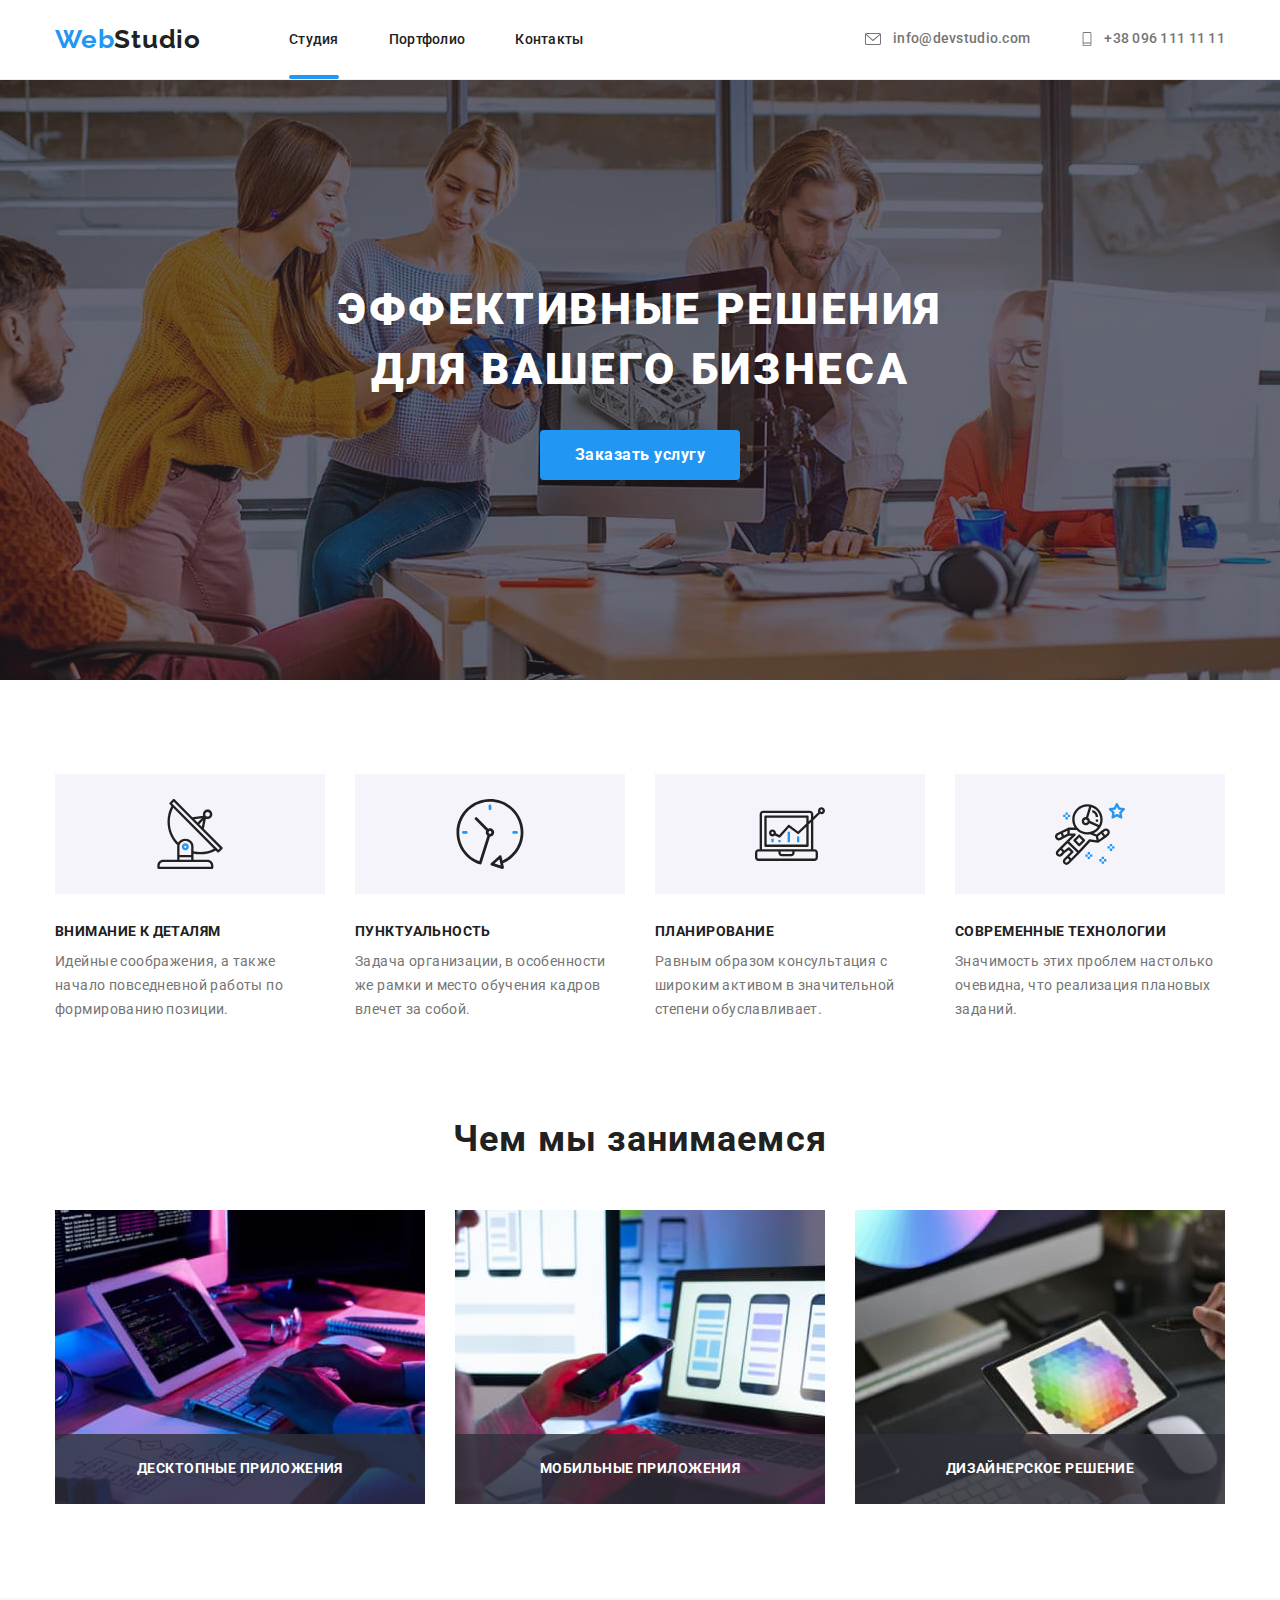
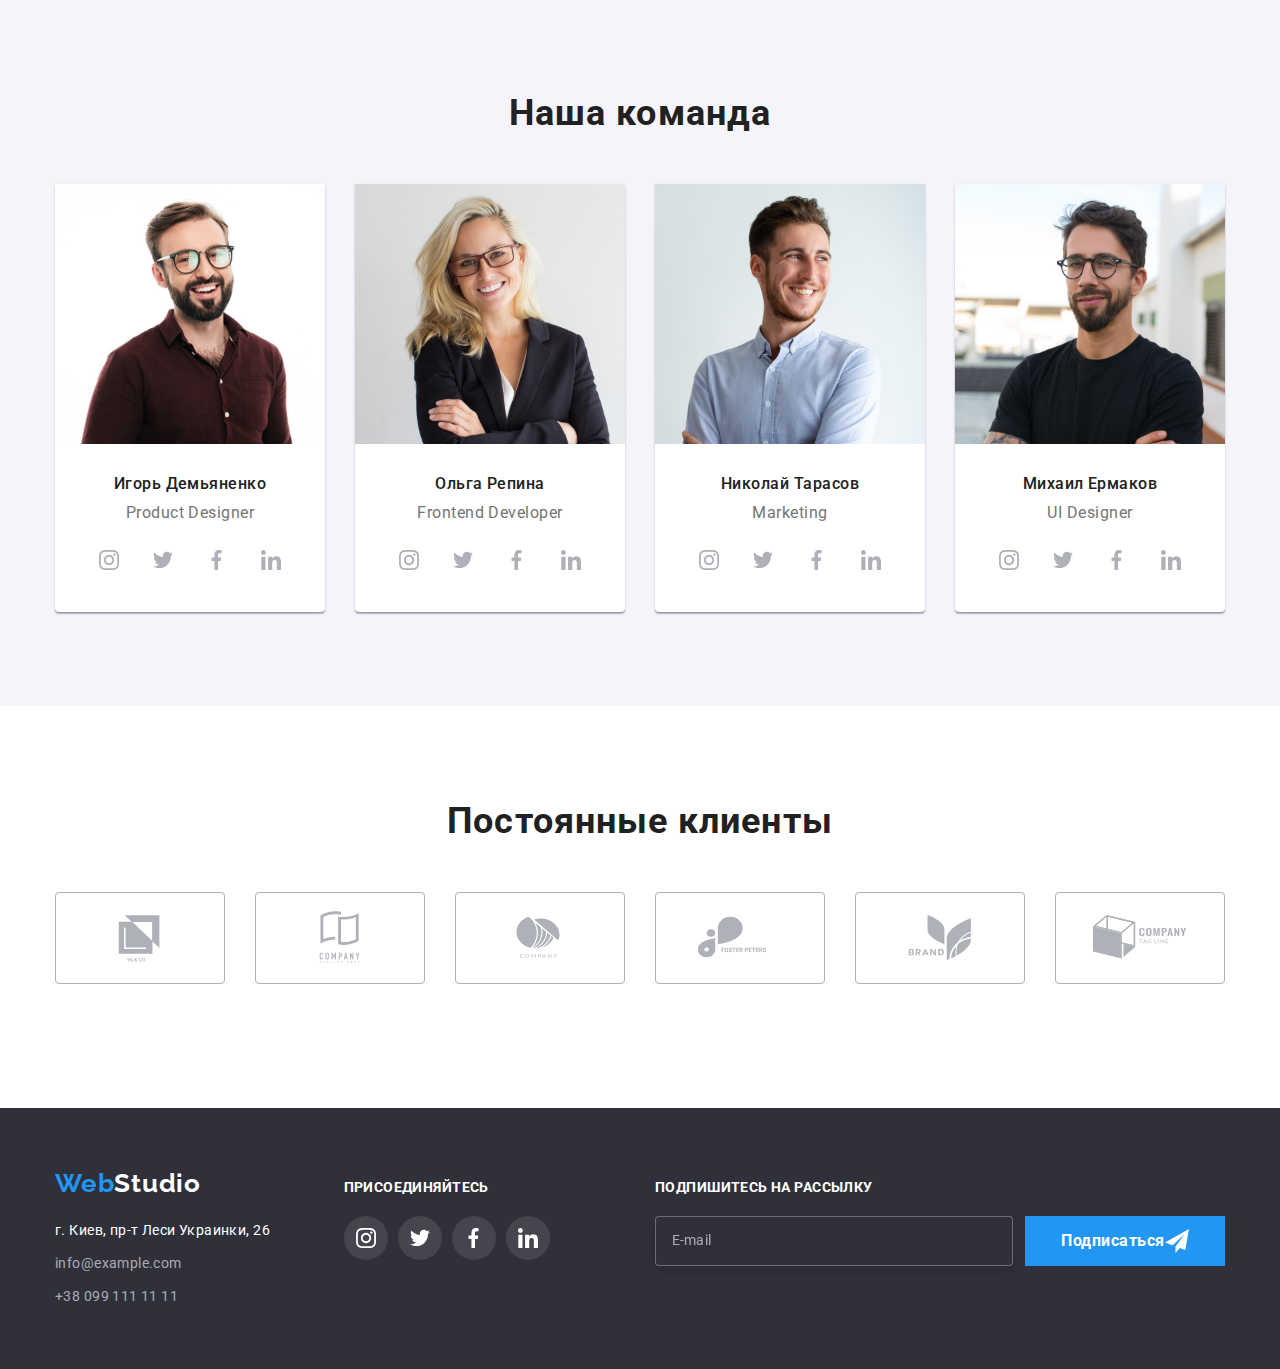
<file: index.html>
<!DOCTYPE html>
<html lang="ru">
<head>
    <meta charset="UTF-8">
    <meta name="viewport" content="width=device-width, initial-scale=1.0">
    <title>Студия</title>
    <link rel="preconnect" href="https://fonts.googleapis.com" />
    <link rel="preconnect" href="https://fonts.gstatic.com" crossorigin />
    <link href="https://fonts.googleapis.com/css2?family=Roboto:wght@400;500;700;900&family=Raleway:wght@700&display=swap"
        rel="stylesheet" />
    <link rel="stylesheet" href="modern-normalize.css" crossorigin="anonymous" referrerpolicy="no-referrer" />
    <!-- <link rel="stylesheet" href="css/styles.css"/> -->
   <link rel="stylesheet" href="./css/main.min.css">
</head>
<body>
    <header class="header">
        <div class="container header__container">
        <a href="" class="header__logo link logo-span--color-dark"><span class="web">Web</span>Studio</a>
            <nav class="header__navigation">
                <ul class="header-list list">
                    <li class="header-list__item">
                        <a href="index.html" class="header-list__link link current">Студия</a>
                    </li>
                    <li class="header-list__item">
                        <a href="portfolio.html" class="header-list__link link">Портфолио</a>
                    </li>
                    <li class="header-list__item">
                        <a href="" class="header-list__link link">Контакты</a>
                    </li>
                </ul>
            </nav> 
            <div class="header__connect">
        <a href="mailto:info@devstudio.com" class="header__contacts link">
            <svg class="header__social-icon" width="20px" height="16px">
                <use href="./images/icons.svg#icon-mail"></use>

            </svg>
            info@devstudio.com</a>
   
        <a href="tel:+38 096 111 11 11" class="header__contacts link">
            <svg class="header__social-icon" 
            width="14px" 
            height="20px">
                <use href="./images/icons.svg#icon-phone"></use>
            </svg>
            +38 096 111 11 11</a>
    </div>
    <div class="open-menu">
        <button type="button" class="open-menu-btn">
        <svg class="open-menu-btn__icon" width="24px" height="16px">
            <use href="./images/icons.svg#icon-menu"></use>
        </svg>
    </button>
    </div>
    </div>
    <div class="mob-menu is-hidden">
        <div class="container">
            <div class="mob-menu-top">
        <button type="button" class="mob-menu__btn" data-modal-close><svg class="mob-menu__btn__icon" width="40px"
                height="40px">
                <use href="./images/icons.svg#icon-close-black">
                </use>
            </svg>
        </button>
        <ul class="mob-menu-list list">
            <li class="mob-menu-list__item">
                <a href="index.html" class="mob-menu-list__link link ">Студия</a>
            </li>
            <li class="mob-menu-list__item">
                <a href="portfolio.html" class="mob-menu-list__link link">Портфолио</a>
            </li>
            <li class="mob-menu-list__item">
                <a href="" class="mob-menu-list__link link">Контакты</a>
            </li>
        </ul>
        </div>
        <div class="mob-menu-bottom">
        <div class="mob-menu__connect">
             <a href="tel:+38 096 111 11 11" class="mob-menu__contacts link">
                +38 096 111 11 11</a>
                <a href="mailto:info@devstudio.com" class="mob-menu__contacts-mail link">
                info@devstudio.com</a>
        
           
        </div>
        <div class="mob-social">
        <ul class="mob-menu-social-list list">
            <li class="mob-menu-social__item">
                <a class="mob-menu-social__link link" >Instagram</a>
                <div class="line"></div>
                <!-- <svg class="mob-menu-social__icon" width="1px" height="16px">
                    <use href="./images/icons.svg#icon-Line"></use>
                </svg> -->
            </li>
            <li class="mob-menu-social__item">
                <a class="mob-menu-social__link link">Twitter</a>
            </li>
            <li class="mob-menu-social__item">
                <a class="mob-menu-social__link link">Facebook</a>
            </li>
            <li class="mob-menu-social__item">
                <a class="mob-menu-social__link link">LinkedIn</a>
            </li>
        </ul>
    </div>
    </div>
        </div>
    </div>
    </header>    
        <section class="main-title">
            <div class="container main-title__section">
            <h1>Эффективные решения для вашего бизнеса</h1>
            <button type="button" class="main-title__btn" data-modal-open>Заказать услугу</button>
        </div>
        </section>
    <main>
        <section class="points">
            <div class="container points__section symbols">
                <ul class="symbols-list list">
                    <li class="symbols-list__item">
                        
                        <a class="symbols-list__link link">
                            <svg class="symbols-list__icon" 
                            width="65,32"
                            height="70">
                        <use href="./images/icons.svg#icon-antenna"></use>
                    </svg>
                        </a>
                        <div class="symbols__under">
                            <h3 class="points-list__title">Внимание к деталям</h3>
                            <p class="points-list__pre-title">Идейные соображения, а также начало повседневной работы по формированию позиции.</p>
                        </div>
                    </li>
                    <li class="symbols-list__item">
                        <a class="symbols-list__link link">
                            <svg class="symbols-list__icon" width="66,96" height="70">
                                <use href="./images/icons.svg#icon-clock"></use>
                            </svg>
                        </a>
                        <div class="symbols__under">
                            <h3 class="points-list__title">Пунктуальность</h3>
                            <p class="points-list__pre-title">Задача организации, в особенности же рамки и место обучения кадров влечет за собой.
                        </p>
                        </div>
                    </li>
                    <li class="symbols-list__item">
                        <a class="symbols-list__link link">
                            <svg class="symbols-list__icon" width="70" height="70">
                                <use href="./images/icons.svg#icon-diagram"></use>
                            </svg>
                        </a>
                        <div class="symbols__under">
                            <h3 class="points-list__title">Планирование</h3>
                            <p class="points-list__pre-title">Равным образом консультация с широким активом в значительной степени обуславливает.
                            </p>
                        </div>
                    </li>
                    <li class="symbols-list__item">
                        <a class="symbols-list__link link">
                            <svg class="symbols-list__icon" width="70" height="70">
                                <use href="./images/icons.svg#icon-astronaut"></use>
                            </svg>
                        </a>
                        <div class="symbols__under">
                            <h3 class="points-list__title">Современные технологии</h3>
                            <p class="points-list__pre-title">Значимость этих проблем настолько очевидна, что реализация плановых заданий.</p>
                        </div>
                    </li>
                </ul>
            <!-- <ul class="points-list list">
                <li class="points-list__item">
                    <h3 class="points-list__title">Внимание к деталям</h3>
                    <p class="points-list__pre-title">Идейные соображения, а также начало повседневной работы по формированию позиции.</p>
                </li>
                <li class="points-list__item">
                    <h3 class="points-list__title">Пунктуальность</h3>
                    <p class="points-list__pre-title">Задача организации, в особенности же рамки и место обучения кадров влечет за собой.</p>
                </li>
                <li class="points-list__item">
                    <h3 class="points-list__title">Планирование</h3>
                    <p class="points-list__pre-title">Равным образом консультация с широким активом в значительной степени обуславливает.</p>
                </li>
                <li class="points-list__item">
                    <h3 class="points-list__title">Современные технологии</h3>
                    <p class="points-list__pre-title">Значимость этих проблем настолько очевидна, что реализация плановых заданий.</p>
                </li>
            </ul> -->
            </div>
        </section>
        <section class="products">
            <div class="container products__section">
            <h2 class="h2">Чем мы занимаемся</h2>
            <ul class="products-list list">
                <li class="products-list__item">
                    <img
                    class="products__img"
                    srcset="./images/img-1.jpg 1x, 
                    ./images/img-1-2x.jpg 2x"
                    src="./images/img-1.jpg" 
                    alt="рабочий процес"
                    width="370"  
                    height="294"
                    />
                    <p class="products-list__bottom">Десктопные приложения</p>
                    </li>
                <li class="products-list__item">
                    <img 
                    class="products__img"
                    srcset="./images/img-2.jpg 1x, 
                    ./images/img-2-2x.jpg 2x"
                    src="./images/img-2.jpg" 
                    alt="рабочий процес"
                    width="370" 
                    height="294"
                    />
                    <p class="products-list__bottom">Мобильные приложения</p>
                </li>
                <li class="products-list__item">
                    <img 
                    class="products__img"
                    srcset="./images/img-3.jpg 1x, 
                    ./images/img-3-2x.jpg 2x"
                    src="./images/img-3.jpg" 
                    alt="рабочий процес"
                    width="370" 
                    height="294"
                    />
                    <p class="products-list__bottom">Дизайнерское решение</p>
                </li>
            </ul>
            </div>
        </section>
        <section class="team">
        <div class="container team__section">
        <h2 class="h2">Наша команда</h2>
        <ul class="team-list list">
            <li class="team-list__item">
                <img 
                class="team__img"
                src="./images/img-4.jpg" 
                alt="работник"
                width="270"
                height="260"
                />
                <div class="team-item__under">
                <h3 class="team-list__title">Игорь Демьяненко</h3>
                <p lang="en" class="team-list__text">Product Designer</p>
                <ul class="social-list list">
                    <li class="social-list__item ">
                        <a href="" class="social-list__link link">
                            <svg class="social-list__icon" 
                                 width="20" 
                                 height="20">
                                <use href="./images/icons.svg#icon-instagram"></use>
                            </svg>
                        </a>
                    </li>
                    <li class="social-list__item ">
                        <a href="" class="social-list__link link">
                            <svg class="social-list__icon" 
                                 width="20" 
                                 height="20">
                                <use href="./images/icons.svg#icon-twiter"></use>
                            </svg>
                        </a>
                    </li>
                    <li class="social-list__item ">
                        <a href="" class="social-list__link link">
                            <svg class="social-list__icon"  
                                 width="20" 
                                 height="20">
                                <use href="./images/icons.svg#icon-facebook"></use>
                            </svg>
                        </a>
                    </li>
                    <li class="social-list__item">
                        <a href="" class="social-list__link link">
                            <svg class="social-list__icon" 
                                 width="20" 
                                 height="20">
                                <use href="./images/icons.svg#icon-linkedin"></use>
                            </svg>
                        </a>
                    </li>
                </ul>
                </div>
            </li>
            <li class="team-list__item">
                <img 
                class="team__img"
                src="./images/img-5.jpg" 
                alt="работник"
                width="270" 
                height="260"
                />
                <div class="team-item__under">
                <h3 class="team-list__title">Ольга Репина</h3>
                <p lang="en" class="team-list__text">Frontend Developer</p>
                <ul class="social-list list">
                    <li class="social-list__item ">
                        <a href="" class="social-list__link link">
                            <svg class="social-list__icon" width="20" height="20">
                                <use href="./images/icons.svg#icon-instagram"></use>
                            </svg>
                        </a>
                    </li>
                    <li class="social-list__item ">
                        <a href="" class="social-list__link link">
                            <svg class="social-list__icon" width="20" height="20">
                                <use href="./images/icons.svg#icon-twiter"></use>
                            </svg>
                        </a>
                    </li>
                    <li class="social-list__item ">
                        <a href="" class="social-list__link link">
                            <svg class="social-list__icon" width="20" height="20">
                                <use href="./images/icons.svg#icon-facebook"></use>
                            </svg>
                        </a>
                    </li>
                    <li class="social-list__item">
                        <a href="" class="social-list__link link">
                            <svg class="social-list__icon" width="20" height="20">
                                <use href="./images/icons.svg#icon-linkedin"></use>
                            </svg>
                        </a>
                    </li>
                </ul>
                </div>
            </li>
            <li class="team-list__item">
                <img 
                class="team__img"
                src="./images/img-6.jpg" 
                alt="работник"
                width="270" 
                height="260"
                />
                <div class="team-item__under">
                <h3 class="team-list__title">Николай Тарасов</h3>
                <p lang="en" class="team-list__text">Marketing</p>
                <ul class="social-list list">
                    <li class="social-list__item ">
                        <a href="" class="social-list__link link">
                            <svg class="social-list__icon" width="20" height="20">
                                <use href="./images/icons.svg#icon-instagram"></use>
                            </svg>
                        </a>
                    </li>
                    <li class="social-list__item ">
                        <a href="" class="social-list__link link">
                            <svg class="social-list__icon" width="20" height="20">
                                <use href="./images/icons.svg#icon-twiter"></use>
                            </svg>
                        </a>
                    </li>
                    <li class="social-list__item ">
                        <a href="" class="social-list__link link">
                            <svg class="social-list__icon" width="20" height="20">
                                <use href="./images/icons.svg#icon-facebook"></use>
                            </svg>
                        </a>
                    </li>
                    <li class="social-list__item">
                        <a href="" class="social-list__link link">
                            <svg class="social-list__icon" width="20" height="20">
                                <use href="./images/icons.svg#icon-linkedin"></use>
                            </svg>
                        </a>
                    </li>
                </ul>
                </div>
            </li>
            <li class="team-list__item">
                <img 
                class="team__img"
                src="./images/img-7.jpg" 
                alt="работник"
                width="270" 
                height="260"
                />
                <div class="team-item__under">
                <h3 class="team-list__title">Михаил Ермаков</h3>
                <p lang="en" class="team-list__text">UI Designer</p>
                <ul class="social-list list">
                    <li class="social-list__item ">
                        <a href="" class="social-list__link link">
                            <svg class="social-list__icon" width="20" height="20">
                                <use href="./images/icons.svg#icon-instagram"></use>
                            </svg>
                        </a>
                    </li>
                    <li class="social-list__item ">
                        <a href="" class="social-list__link link">
                            <svg class="social-list__icon" width="20" height="20">
                                <use href="./images/icons.svg#icon-twiter"></use>
                            </svg>
                        </a>
                    </li>
                    <li class="social-list__item ">
                        <a href="" class="social-list__link link">
                            <svg class="social-list__icon" width="20" height="20">
                                <use href="./images/icons.svg#icon-facebook"></use>
                            </svg>
                        </a>
                    </li>
                    <li class="social-list__item">
                        <a href="" class="social-list__link link">
                            <svg class="social-list__icon" width="20" height="20">
                                <use href="./images/icons.svg#icon-linkedin"></use>
                            </svg>
                        </a>
                    </li>
                </ul>
                </div>
            </li>
        </ul>
        </div>
        </section>
        <section class="clients">
            <div class="container clients__block">
            <h2 class="h2">Постоянные клиенты</h2>
            <ul class="clients-list list">
                <li class="clients-list__item">
                    <a href="" class="clients-list__link link">
                        <svg class="clients-list__icon" width="106" height="60">
                            <use href="./images/icons.svg#icon-Logo"></use>
                        </svg>
                    </a>
                </li>
                <li class="clients-list__item">
                    <a href="" class="clients-list__link link">
                        <svg class="clients-list__icon" width="106" height="60">
                            <use href="./images/icons.svg#icon-Logo-1"></use>
                        </svg>
                    </a>
                </li>
                <li class="clients-list__item">
                    <a href="" class="clients-list__link link">
                        <svg class="clients-list__icon" width="106" height="60">
                            <use href="./images/icons.svg#icon-Logo-2"></use>
                        </svg>
                    </a>
                </li>
                <li class="clients-list__item">
                    <a href="" class="clients-list__link link">
                        <svg class="clients-list__icon" width="106" height="60">
                            <use href="./images/icons.svg#icon-Logo-3"></use>
                        </svg>
                    </a>
                </li>
                <li class="clients-list__item">
                    <a href="" class="clients-list__link link">
                        <svg class="clients-list__icon" width="106" height="60">
                            <use href="./images/icons.svg#icon-Logo-4"></use>
                        </svg>
                    </a>
                </li>
                <li class="clients-list__item">
                    <a href="" class="clients-list__link link">
                        <svg class="clients-list__icon" width="106" height="60">
                            <use href="./images/icons.svg#icon-Logo-5"></use>
                        </svg>
                    </a>
                </li>
            </ul>
            </div>
        </section>
    </main>
  <footer class="footer">
        <div class="container footer__full">
            <div class="footer-top">
        <div class="container-1 footer__adress adress">
        <a href="" class="footer__logo link logo-span--color-light"><span class="web">Web</span>Studio</a>
        <address>
            <ul class="footer-contact-list list">
                <li class="footer-contact-list__item"><a
                        href="https://www.google.com/maps?q=%D0%B3.+%D0%9A%D0%B8%D0%B5%D0%B2,+%D0%BF%D1%80-%D1%82+%D0%9B%D0%B5%D1%81%D0%B8+%D0%A3%D0%BA%D1%80%D0%B0%D0%B8%D0%BD%D0%BA%D0%B8,+26&um=1&ie=UTF-8&sa=X&ved=2ahUKEwiX25f0-PTzAhWwhv0HHc4ZDNgQ_AUoAXoECAEQAw"
                        class="footer-contact-list__link link" target="_blank" rel="noreferrer noopener">г. Киев, пр-т Леси Украинки,
                        26</a>
                </li>
                <li class="footer-contact-list__item item"><a href="mailto:info@devstudio.com" class="footer-contact-list__tel link">info@example.com</a>
                </li>
                <li class="footer-contact-list__item item-1"><a href="tel:+38 096 111 11 11" class="footer-contact-list__tel link">+38 099 111 11 11</a>
                </li>
            </ul>
        </address>
        </div>
    <div class="container-1 footer__social">
        <h4 class="h4">присоединяйтесь</h4>
        <ul class="footer-social list">
            <li class="footer-social__item ">
                <a 
                href="" 
                class="footer-social__link link">
                     <svg class="footer-social__icon" 
                     width="20" 
                     height="20">
                    <use href="./images/icons.svg#icon-instagram"></use>
                </svg>
            </a>
            </li>
            <li class="footer-social__item ">
                <a href="" 
                class="footer-social__link link">
                <svg class="footer-social__icon" 
                     width="20" 
                     height="20">
                    <use href="./images/icons.svg#icon-twiter"></use>
                </svg>
                </a>
            </li>
            <li class="footer-social__item ">
                <a href="" 
                class="footer-social__link link">
                <svg class="footer-social__icon" 
                     width="20" 
                     height="20">
                    <use href="./images/icons.svg#icon-facebook"></use>
                </svg>
                </a>
            </li>
            <li class="footer-social__item">
                <a href="" 
                class="footer-social__link link">
                <svg class="footer-social__icon" 
                     width="20" 
                     height="20">
                    <use href="./images/icons.svg#icon-linkedin"></use>
                </svg>
                </a>
            </li>
        </ul>
        </div> 
        </div>
       <div class="container-2 footer__subscribe subscribe"> 
            <h4 class="h4">Подпишитесь на рассылку</h4>
            <form name="subscribe-form" class="subscribe-form" autocomplete="on" novalidate>
                <input type="email" name="email" placeholder="E-mail" class="subscribe-form__input"/>
                <button type="submit" class="subscribe-form__btn">Подписаться 
                <svg class="subscribe-form__icon"
                width="24px"
                height="24px">
                <use href="./images/icons.svg#icon-send" ></use>
                </svg>
            </button>
            </form>
        </div>
        </div>
    </footer> 
    <div class="backdrop is-hidden" data-modal>
        <div class="modal" >
            <button type="button" class="modal__close-btn" data-modal-close><svg class="modal__close-btn__icon" width="18px" height="18px">
                <use href="./images/icons.svg#icon-close-black">
                </use>
            </svg>
            </button>
          
            <p class="modal-title">Оставьте свои данные мы вам перезвоним</p>
            <form class="form" name="modal_form" autocomplete="on" novalidate>
            <div class="modal-form__field">
                <label class="modal-form__field__top">Имя</label>
                <input type="text" name="name" class="modal-form__field__input" />
                <svg class="modal-form__field__icon" width="18px" height="18px">
                    <use href="./images/icons.svg#icon-person-black"></use>
                </svg>
            </div>
            <div class="modal-form__field">
                <label class="modal-form__field__top">Телефон</label>
               
                    <input 
                    type="tel" 
                    name="phone_number"
                    class="modal-form__field__input" /> 
                    <svg class="modal-form__field__icon" width="18px" height="18px">
                        <use href="./images/icons.svg#icon-phone-black"></use>
                    </svg>
                </div>
                    <div class="modal-form__field">
                <label class="modal-form__field__top">Почта</label>
                <input type="email" name="email" class="modal-form__field__input" />
                <svg class="modal-form__field__icon" width="18px" height="18px">
                    <use href="./images/icons.svg#icon-email-black"></use>
                </svg>
            </div>
            <div class="modal-form__field">
                <label class="modal-form__field__top">Комментарий</label>
                <textarea name="feedback" rows="5" placeholder="Введите текст" class="modal-form__field__text"></textarea>
            </div>
            <div class="modal-form__field">
                
                <input type="checkbox" name="agree" id="modal-check" class="modal-form__field__check visually-hidden" />
                <label class="modal-form__field__check-text" for="modal-check">Соглашаюсь с рассылкой и принимаю <a href=""
                        class="modal-form__field__link">Условия договора</a></label>
                </div>
                <button type="submit" class="modal-form__field__submit-btn">Отправить</button>
            </form>
        </div>
    </div>
    <script src="./js/modal.js"></script>
    <script src="./js/menu.js"></script>
</body>
</html>
</file>
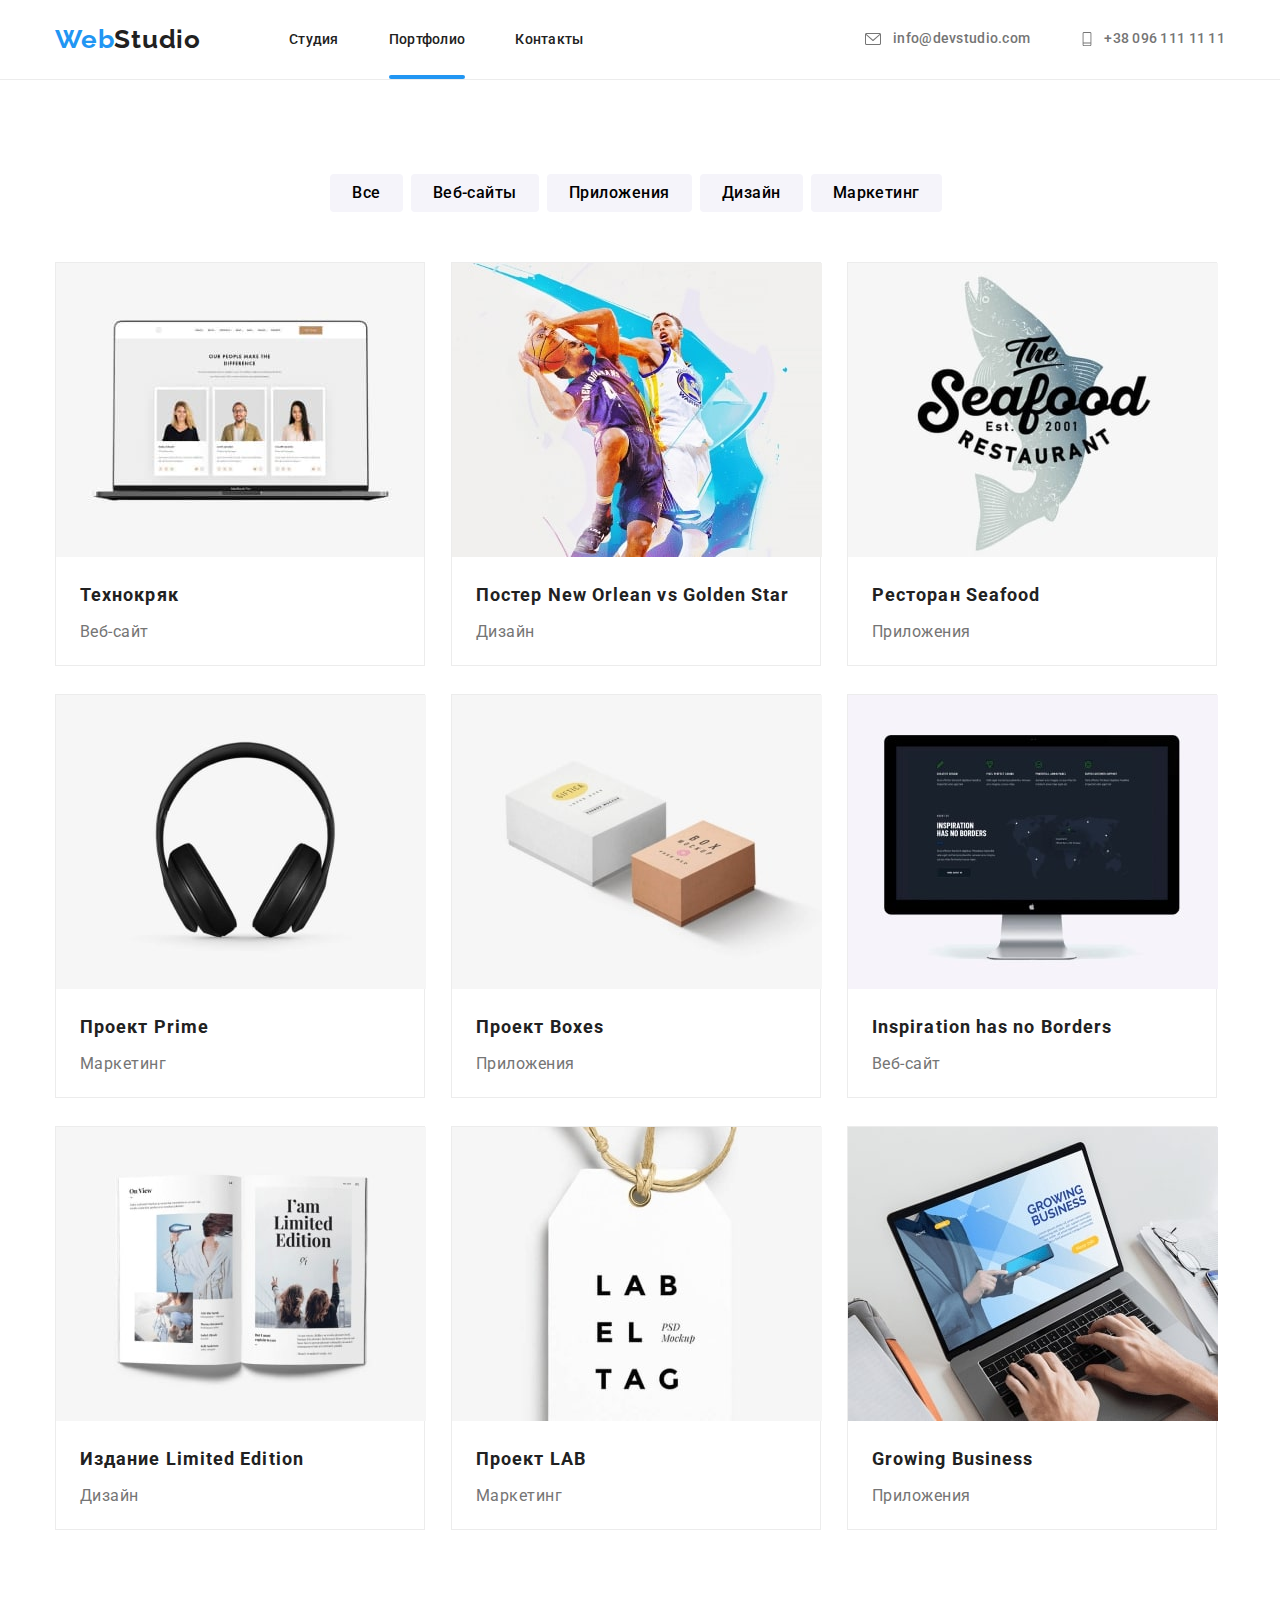
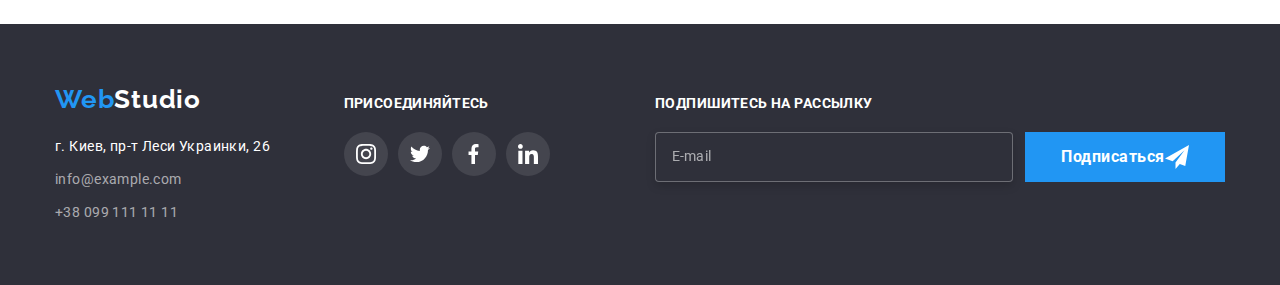
<file: portfolio.html>
<!DOCTYPE html>
<html lang="en">
<head>
    <meta charset="UTF-8">
    <meta http-equiv="X-UA-Compatible" content="IE=edge">
    <meta name="viewport" content="width=device-width, initial-scale=1.0">
    <title>Портфолио</title>
    <link rel="preconnect" href="https://fonts.googleapis.com" />
    <link rel="preconnect" href="https://fonts.gstatic.com" crossorigin />
    <link href="https://fonts.googleapis.com/css2?family=Roboto:wght@400;500;700;900&family=Raleway:wght@700&display=swap"
        rel="stylesheet" />
    <link rel="stylesheet" href="modern-normalize.css" />
    <!-- <link rel="stylesheet" href="css/styles.css"> -->
    <link rel="stylesheet" href="css/main.min.css">
    
</head>
<body>
<header class="header">
    <div class="container header__container">
        <a href="" class="header__logo link logo-span--color-dark"><span class="web">Web</span>Studio</a>
        <nav class="header__navigation">
            <ul class="header-list list">
                <li class="header-list__item">
                    <a href="index.html" class="header-list__link link ">Студия</a>
                </li>
                <li class="header-list__item">
                    <a href="portfolio.html" class="header-list__link link current">Портфолио</a>
                </li>
                <li class="header-list__item">
                    <a href="" class="header-list__link link">Контакты</a>
                </li>
            </ul>
        </nav>
        <div class="header__connect">
            <a href="mailto:info@devstudio.com" class="header__contacts link">
                <svg class="header__social-icon" width="20px" height="16px">
                    <use href="./images/icons.svg#icon-mail"></use>

                </svg>
                info@devstudio.com</a>

            <a href="tel:+38 096 111 11 11" class="header__contacts link">
                <svg class="header__social-icon" width="14px" height="20px">
                    <use href="./images/icons.svg#icon-phone"></use>
                </svg>
                +38 096 111 11 11</a>
        </div>
        <div class="open-menu">
            <button type="button" class="open-menu-btn">
                <svg class="open-menu-btn__icon" width="24px" height="16px">
                    <use href="./images/icons.svg#icon-menu"></use>
                </svg>
            </button>
        </div>
        </div>
        <div class="mob-menu is-hidden">
            <div class="container">
                <div class="mob-menu-top">
                    <button type="button" class="mob-menu__btn" data-modal-close><svg class="mob-menu__btn__icon" width="40px"
                            height="40px">
                            <use href="./images/icons.svg#icon-close-black">
                            </use>
                        </svg>
                    </button>
                    <ul class="mob-menu-list list">
                        <li class="mob-menu-list__item">
                            <a href="index.html" class="mob-menu-list__link link ">Студия</a>
                        </li>
                        <li class="mob-menu-list__item">
                            <a href="portfolio.html" class="mob-menu-list__link link">Портфолио</a>
                        </li>
                        <li class="mob-menu-list__item">
                            <a href="" class="mob-menu-list__link link">Контакты</a>
                        </li>
                    </ul>
                </div>
                <div class="mob-menu-bottom">
                    <div class="mob-menu__connect">
                        <a href="tel:+38 096 111 11 11" class="mob-menu__contacts link">
                            +38 096 111 11 11</a>
                        <a href="mailto:info@devstudio.com" class="mob-menu__contacts-mail link">
                            info@devstudio.com</a>
        
        
                    </div>
                    <div class="mob-social">
                        <ul class="mob-menu-social-list list">
                            <li class="mob-menu-social__item">
                                <a class="mob-menu-social__link link">Instagram</a>
                                <div class="line"></div>
                                <!-- <svg class="mob-menu-social__icon" width="1px" height="16px">
                            <use href="./images/icons.svg#icon-Line"></use>
                        </svg> -->
                            </li>
                            <li class="mob-menu-social__item">
                                <a class="mob-menu-social__link link">Twitter</a>
                            </li>
                            <li class="mob-menu-social__item">
                                <a class="mob-menu-social__link link">Facebook</a>
                            </li>
                            <li class="mob-menu-social__item">
                                <a class="mob-menu-social__link link">LinkedIn</a>
                            </li>
                        </ul>
                    </div>
                </div>
            </div>
        </div>
    </div>
</header>
 <main class="main">
    <section class="kinds">
        <div class="container-3 kinds__section">
        <ul class="kinds-list list">
            <li class="kinds-list__item">
                <button type="button" class="kinds-list__btn">Все</button>
            </li>
            <li class="kinds-list__item">
                <button type="button" class="kinds-list__btn">Веб-сайты</button>
            </li>
            <li class="kinds-list__item">
                <button type="button" class="kinds-list__btn">Приложения</button>
            </li>
            <li class="kinds-list__item">
                <button type="button" class="kinds-list__btn">Дизайн</button>
            </li>
            <li class="kinds-list__item">
                <button type="button" class="kinds-list__btn">Маркетинг</button>
            </li>
        </ul>  
    </div>
        <div class="container kinds__photo">
    <ul class="photo-list list">
        <li class="photo-list__item">
            <div class="photo-list__item__wrap">
            <img
            class="portfolio-img"
            srcset="./images/portfolio-img-1.jpg 1x, 
            ./images/portfolio-img-1-2x.png 2x"
            src="images/portfolio-img-1.jpg" 
            alt="продукт"
            width="370"
            height="294"
            >
            <p class="photo-list__item__top">
                Технокряк это современная площадка распространения коронавируса. Компании используют эту платформу для цифрового
            шпионажа и атак на защищённые сервера конкурентов.
        </p>
    </div>
            <div class="photo-list__text">
            <h3 class="photo-list__title">Технокряк</h3>
            <p class="photo-list__pre-title">Веб-сайт</p>
            </div>
        </li>
        <li class="photo-list__item">
            <img
            class="portfolio-img"
             srcset="./images/portfolio-img-2.jpg 1x, 
                    ./images/portfolio-img-2-2x.jpg 2x"
            src="images/portfolio-img-2.jpg"
             alt="продукт"
             width="370"
             height="294"
             >
             <div class="photo-list__text">
             <h3 class="photo-list__title">Постер New Orlean vs Golden Star</h3>
             <p class="photo-list__pre-title">Дизайн</p>
            </div>
            </li>
        <li class="photo-list__item">
            <img
            class="portfolio-img"
             srcset="./images/portfolio-img-3.jpg 1x, 
                    ./images/portfolio-img-3-2x.jpg 2x"
            src="images/portfolio-img-3.jpg" 
            alt="продукт"
            width="370"
            height="294"
            >
            <div class="photo-list__text">
            <h3 class="photo-list__title">Ресторан Seafood</h3>
            <p class="photo-list__pre-title">Приложения</p>
            </div>
        </li>
        <li class="photo-list__item">
            <img
            class="portfolio-img"
             srcset="./images/portfolio-img-4.jpg 1x, 
                    ./images/portfolio-img-4-2x.jpg 2x"
            src="images/portfolio-img-4.jpg" 
            alt="продукт"
            width="370"
            height="294"
            >
            <div class="photo-list__text">
            <h3 class="photo-list__title">Проект Prime</h3>
            <p class="photo-list__pre-title">Маркетинг</p>
            </div>
        </li>
        <li class="photo-list__item">
            <img
            class="portfolio-img"
             srcset="./images/portfolio-img-5.jpg 1x, 
                    ./images/portfolio-img-5-2x.jpg 2x"
            src="images/portfolio-img-5.jpg" 
            alt="продукт"
            width="370"
            height="294"
            >
            <div class="photo-list__text">
            <h3 class="photo-list__title">Проект Boxes</h3>
            <p class="photo-list__pre-title">Приложения</p>
            </div>
        </li>
        <li class="photo-list__item">
            <img
            class="portfolio-img"
             srcset="./images/portfolio-img-6.jpg 1x, 
                    ./images/portfolio-img-6-2x.jpg 2x"
            src="images/portfolio-img-6.jpg" 
            alt="продукт"
            width="370"
            height="294"
            >
            <div class="photo-list__text">
            <h3 class="photo-list__title">Inspiration has no Borders</h3>
            <p class="photo-list__pre-title">Веб-сайт</p>
            </div>
        </li>
        <li class="photo-list__item">
            <img
            class="portfolio-img"
           srcset="./images/portfolio-img-7.jpg 1x, 
                    ./images/portfolio-img-7-2x.jpg 2x"
            src="images/portfolio-img-7.jpg" 
            alt="продукт"
            width="370"
            height="294"
            >
            <div class="photo-list__text">
            <h3 class="photo-list__title">Издание Limited Edition</h3>
            <p class="photo-list__pre-title">Дизайн</p>
            </div>
        </li>
        <li class="photo-list__item">
            <img
            class="portfolio-img"
            srcset="./images/portfolio-img-8.jpg 1x, 
                    ./images/portfolio-img-8-2x.jpg 2x"
            src="images/portfolio-img-8.jpg" 
            alt="продукт"
            width="370"
            height="294"
            >
            <div class="photo-list__text">
            <h3 class="photo-list__title">Проект LAB</h3>
            <p class="photo-list__pre-title">Маркетинг</p>
            </div>
        </li>
        <li class="photo-list__item">
            <img
            class="portfolio-img"
              srcset="./images/portfolio-img-9.jpg 1x, 
                    ./images/portfolio-img-9-2x.jpg 2x"
            src="images/portfolio-img-9.jpg" 
            alt="продукт"
            width="370"
            height="294"
            >
            <div class="photo-list__text">
            <h3 class="photo-list__title">Growing Business</h3>
            <p class="photo-list__pre-title">Приложения</p>
            </div>
        </li>
    </ul>
    </div>
    </section>
 </main>
<footer class="footer">
    <div class="container footer__full">
        <div class="footer-top">
        <div class="container-1 footer__adress">
            <a href="" class="footer__logo link logo-span--color-light"><span class="web">Web</span>Studio</a>
            <address>
                <ul class="footer-contact-list list">
                    <li class="footer-contact-list__item"><a
                            href="https://www.google.com/maps?q=%D0%B3.+%D0%9A%D0%B8%D0%B5%D0%B2,+%D0%BF%D1%80-%D1%82+%D0%9B%D0%B5%D1%81%D0%B8+%D0%A3%D0%BA%D1%80%D0%B0%D0%B8%D0%BD%D0%BA%D0%B8,+26&um=1&ie=UTF-8&sa=X&ved=2ahUKEwiX25f0-PTzAhWwhv0HHc4ZDNgQ_AUoAXoECAEQAw"
                            class="footer-contact-list__link link" target="_blank" rel="noreferrer noopener">г. Киев,
                            пр-т Леси Украинки,
                            26</a>
                    </li>
                    <li class="footer-contact-list__item item"><a href="mailto:info@devstudio.com"
                            class="footer-contact-list__tel link">info@example.com</a>
                    </li>
                    <li class="footer-contact-list__item item-1"><a href="tel:+38 096 111 11 11"
                            class="footer-contact-list__tel link">+38 099 111 11 11</a>
                    </li>
                </ul>
            </address>
        </div>
        <div class="container-1 footer__social">
            <h4 class="h4">присоединяйтесь</h4>
            <ul class="footer-social list">
                <li class="footer-social__item ">
                    <a href="" class="footer-social__link link">
                        <svg class="footer-social__icon" width="20" height="20">
                            <use href="./images/icons.svg#icon-instagram"></use>
                        </svg>
                    </a>
                </li>
                <li class="footer-social__item ">
                    <a href="" class="footer-social__link link">
                        <svg class="footer-social__icon" width="20" height="20">
                            <use href="./images/icons.svg#icon-twiter"></use>
                        </svg>
                    </a>
                </li>
                <li class="footer-social__item ">
                    <a href="" class="footer-social__link link">
                        <svg class="footer-social__icon" width="20" height="20">
                            <use href="./images/icons.svg#icon-facebook"></use>
                        </svg>
                    </a>
                </li>
                <li class="footer-social__item">
                    <a href="" class="footer-social__link link">
                        <svg class="footer-social__icon" width="20" height="20">
                            <use href="./images/icons.svg#icon-linkedin"></use>
                        </svg>
                    </a>
                </li>
            </ul>
        </div>
        </div>
        <div class="container-2 footer__subscribe subscribe">
            <h4 class="h4">Подпишитесь на рассылку</h4>
            <form name="subscribe-form" class="subscribe-form" autocomplete="on" novalidate>
                <input type="email" name="email" placeholder="E-mail" class="subscribe-form__input" />
                <button type="submit" class="subscribe-form__btn">Подписаться
                    <svg class="subscribe-form__icon" width="24px" height="24px">
                        <use href="./images/icons.svg#icon-send"></use>
                    </svg>
                </button>
            </form>
        </div>
    </div>
</footer>
    <script src="./js/menu.js"></script>

</body>
</html>
</file>
<file: css/main.min.css>
.header{padding-top:16px;padding-bottom:16px;border-bottom:1px solid #ececec}@media screen and (min-width: 1200px){.header{padding-top:24px;padding-bottom:24px;border-bottom:1px solid #ececec}}@media screen and (min-width: 1200px){.header__container{display:flex;justify-content:space-between;align-items:center}}@media screen and (min-width: 1px) and (max-width: 767px){.header__container{display:flex;justify-content:space-between;align-items:center}}@media screen and (min-width: 768px){.header__container{display:flex;justify-content:space-between;align-items:center}}.header__navigation{display:flex}.header-list{display:flex}@media screen and (max-width: 767px){.header-list{display:none}}@media screen and (min-width: 1200px){.header__connect{display:flex;margin-left:auto;align-items:center;justify-content:center;flex-direction:row}}@media screen and (max-width: 767px){.header__connect{display:none}}@media screen and (min-width: 768px) and (max-width: 1199px){.header__connect{display:flex;margin-left:80px;flex-direction:column}}@media screen and (min-width: 768px){.header__contacts:nth-of-type(1){margin-right:0px;margin-bottom:10px}}@media screen and (min-width: 1200px){.header__contacts:nth-of-type(1){margin-right:50px;margin-bottom:0px}}@media screen and (min-width: 768px){.header__contacts{font-family:Roboto;font-style:normal;font-weight:500;font-size:12px;line-height:14px;letter-spacing:0.02em;color:#757575}}@media screen and (min-width: 1200px){.header__logo{margin-right:93px}}@media screen and (min-width: 768px){.header__logo{margin-right:88px}}.header-list__item{margin-right:50px}.header-list__item:last-child{margin-right:0;transition:color 200ms linear;transition-timing-function:cubic-bezier(0.4, 0, 0.2, 1)}.header__logo{font-family:Raleway;font-weight:700;font-size:24px;line-height:1.19;letter-spacing:0.03em}@media screen and (min-width: 1200px){.header__logo{font-size:26px}}.header-list__link{font-weight:500;font-size:14px;line-height:1.14;letter-spacing:0.02em;color:var(--first-text-color);transition:color 200ms linear;transition-timing-function:cubic-bezier(0.4, 0, 0.2, 1);position:relative}.header-list__link.current::after{content:"";width:100%;height:4px;background-color:var(--accent-color);border-radius:10px;position:absolute;left:0;bottom:-32px}.header-list__link:hover,.header-list__link:focus{color:var(--accent-color)}.header__contacts{display:flex;font-weight:500;font-size:12px;line-height:1.16;letter-spacing:0.02em;color:var(--second-text-color);align-items:center;margin-right:30px;transition:color 200ms linear;transition-timing-function:cubic-bezier(0.4, 0, 0.2, 1)}@media screen and (min-width: 1200px){.header__contacts{font-size:14px;line-height:1.14}}.header__contacts:hover,.header__contacts:focus{color:var(--accent-color)}.header__contacts:hover .header__social-icon,.header__contacts:focus .header__social-icon{fill:var(--accent-color)}.header__contacts:last-child{margin-right:0}.logo-span--color-dark{color:var(--first-text-color)}.web{color:var(--accent-color)}.header__social-icon{fill:var(--second-text-color);margin-right:10px;align-self:center;transition:color 200ms linear;transition-timing-function:cubic-bezier(0.4, 0, 0.2, 1)}.open-menu-btn__icon{fill:black}.mob-menu{position:fixed;background-color:#fff;width:100vw;height:100vh;top:0;z-index:5;padding-top:48px;padding-bottom:48px;padding-left:40px}@media screen and (min-width: 768px){.mob-menu{display:none}}.mob-menu .container{display:flex;flex-direction:column;justify-content:space-between;height:100%}.mob-menu-social__icon{fill:#000}.mob-menu-list__item{margin-bottom:32px}.mob-menu-list__link{font-family:Roboto;font-style:normal;font-weight:500;font-size:40px;line-height:calc(47 / 40);letter-spacing:0.02em;color:#212121}.mob-menu-list__link:hover,.mob-menu-list__link:focus{color:var(--accent-color)}.mob-menu__connect{display:flex;justify-content:space-between;flex-direction:column}.mob-menu__contacts{font-family:Roboto;font-style:normal;font-weight:500;font-size:34px;line-height:calc(40 / 34);letter-spacing:0.02em;color:var(--accent-color);margin-bottom:32px}.mob-menu__contacts-mail{font-family:Roboto;font-style:normal;font-weight:500;font-size:24px;line-height:calc(28 / 24);letter-spacing:0.02em;color:#757575;margin-bottom:64px}.mob-social{display:flex}.mob-menu-social-list{display:flex;justify-content:space-between;flex-direction:row}.mob-menu-social__item{margin-right:20px}.mob-menu-social__link{font-family:Roboto;font-style:normal;font-weight:500;font-size:18px;line-height:calc(22 / 18);letter-spacing:0.02em;color:#2196f3}.line{display:flex;align-self:center;width:22px;height:0px;border:1px solid rgba(33,33,33,0.2);transform:rotate(90deg)}:root{--first-text-color: #212121;--second-text-color: #757575;--third-text-color: #ffffff;--mail-text-color: rgba(255, 255, 255, 0.6);--social-icon-color: rgba(255, 255, 255, 0.1);--first-button-color: #f5f4fa;--second-button-color: #2196f3;--accent-color: #2196f3;--bg-color: #2f303a;--bg-color-2: #f5f4fa;--social-icon-color: rgba(255, 255, 255, 0.1);--icon-first-color: #afb1b8}p,h1,h2,h3,h4,h5,h6{margin:0}ul{margin:0;padding:0}button{cursor:pointer}img{display:block}address{font-style:normal}body{font-family:Roboto;font-style:normal}.list{margin-left:0;padding-left:0;list-style:none}.link{text-decoration:none}.points{padding-top:60px;padding-bottom:60px}@media screen and (min-width: 1200px){.points{padding-top:94px;padding-bottom:94px}}@media screen and (min-width: 1200px){.points__section{display:flex;align-items:center;justify-content:space-between;flex-direction:column;padding-bottom:70px}}.points-list__title{font-weight:700;font-size:14px;line-height:1.14;letter-spacing:0.03em;text-transform:uppercase;color:var(--first-text-color);margin-bottom:10px}@media screen and (max-width: 767px){.points-list__title{text-align:center}}.points-list__pre-title{font-weight:400;font-size:14px;line-height:1.71;letter-spacing:0.03em;color:var(--second-text-color)}.symbols__under{margin-top:30px;width:100%}@media screen and (min-width: 768px){.symbols__under{width:calc(100% / 2 - 30px 0);width:354px}}@media screen and (min-width: 1200px){.symbols__under{width:270px;margin-top:30px;padding-top:0;padding-bottom:0}}.symbols-list{margin-right:0;margin-bottom:0}@media screen and (min-width: 768px){.symbols-list{display:flex;flex-wrap:wrap;margin-bottom:0}}@media screen and (min-width: 1200px){.symbols-list{display:flex;flex-wrap:nowrap;margin-bottom:30px}}.symbols-list__item{margin-bottom:30px}@media screen and (min-width: 768px){.symbols-list__item{width:calc(100% / 2 - 30px 0);margin-right:30px}.symbols-list__item:nth-of-type(2n){margin-right:0}.symbols-list__item:nth-of-type(3){margin-bottom:0}.symbols-list__item:nth-of-type(4){margin-bottom:0}}@media screen and (min-width: 1200px){.symbols-list__item{width:270px;height:120px;margin-right:30px}.symbols-list__item:nth-of-type(2){margin-right:30px}.symbols-list__item:last-child{margin-right:0}}.symbols-list__item:last-child{margin-bottom:0}@media screen and (min-width: 1200px){.symbols-list__link{padding:0;width:100%;height:100%;display:flex;align-items:center;justify-content:center;background-color:var(--bg-color-2)}}@media screen and (min-width: 768px) and (max-width: 1199px){.symbols-list__link{width:354px;height:120px;display:flex;align-items:center;justify-content:center;background-color:var(--bg-color-2)}}@media screen and (min-width: 1px) and (max-width: 767px){.symbols-list__link{padding-top:25px;padding-bottom:25px;width:100%;height:100%;width:100%;height:100%;display:flex;align-items:center;justify-content:center;background-color:var(--bg-color-2)}}.symbols-list__icon{display:flex;align-items:center;justify-content:center}h1{font-size:26px;font-weight:900;line-height:1.61;letter-spacing:0.06em;text-transform:uppercase;text-align:center;color:var(--third-text-color);width:360px}@media screen and (min-width: 1200px){h1{font-size:44px;line-height:1.36;width:696px;height:120px;left:452px}}.main-title__section{width:100%;display:flex;align-items:center;justify-content:space-between;flex-direction:column;align-items:center}@media screen and (min-width: 1200px){.main-title__section{display:flex;align-items:center;justify-content:space-between;flex-direction:column}}.main-title{background-position:center;background-repeat:no-repeat;background-size:cover}@media screen and (min-width: 1px) and (max-width: 767px){.main-title{background-position:center;background-repeat:no-repeat;background-size:cover;background-image:linear-gradient(rgba(47,48,58,0.4), rgba(47,48,58,0.4)),url(../images/bg-img-mobile-1x.jpg);padding-top:118px;padding-bottom:118px}}@media screen and (min-width: 1px) and (max-width: 767px) and (min-device-pixel-ratio: 2), screen and (min-width: 1px) and (max-width: 767px) and (min-resolution: 192dpi), screen and (min-width: 1px) and (max-width: 767px) and (min-resolution: 2dppx){.main-title{background-image:linear-gradient(rgba(47,48,58,0.4), rgba(47,48,58,0.4)),url(../images/bg-img-mobile-2x.jpg)}}@media screen and (min-width: 768px){.main-title{background-image:linear-gradient(rgba(47,48,58,0.4), rgba(47,48,58,0.4)),url(../images/bg-img-tablet-1x.jpg);padding-top:118px;padding-bottom:118px}}@media screen and (min-width: 768px) and (min-device-pixel-ratio: 2), screen and (min-width: 768px) and (min-resolution: 192dpi), screen and (min-width: 768px) and (min-resolution: 2dppx){.main-title{background-image:linear-gradient(rgba(47,48,58,0.4), rgba(47,48,58,0.4)),url(../images/bg-img-tablet-2x.jpg)}}@media screen and (min-width: 1200px){.main-title{background-image:linear-gradient(rgba(47,48,58,0.4), rgba(47,48,58,0.4)),url(../images/bg-img.jpg);padding-top:200px;padding-bottom:200px}}@media screen and (min-width: 1200px) and (min-device-pixel-ratio: 2), screen and (min-width: 1200px) and (min-resolution: 192dpi), screen and (min-width: 1200px) and (min-resolution: 2dppx){.main-title{background-image:linear-gradient(rgba(47,48,58,0.4), rgba(47,48,58,0.4)),url(../images/bg-img-2x.jpg)}}@media screen and (min-width: 1200px){.products__img{width:370px;height:294px}}.products{padding-bottom:94px}@media screen and (min-width: 0px) and (max-width: 1199px){.products{display:none}}@media screen and (min-width: 1200px){.products{display:flex}}@media screen and (min-width: 320px) and (max-width: 1199px){.products-list{display:none}}@media screen and (min-width: 1200px){.products-list{display:flex}}.products-list__item{margin-right:30px;position:relative}.products-list__item:last-child{margin-right:0}.products__section{display:flex;align-items:center;justify-content:space-between;flex-direction:column}.products-list__bottom{font-family:Roboto;font-style:normal;font-weight:bold;font-size:14px;line-height:1.14;text-align:center;letter-spacing:0.03em;text-transform:uppercase;color:#ffffff;padding:27px 82px;background-color:rgba(47,48,58,0.8);width:370px;position:absolute;top:224px;left:0}.team{padding-top:60px;padding-bottom:60px;background-color:var(--bg-color-2)}@media screen and (min-width: 1200px){.team{padding-top:94px;padding-bottom:94px}}@media screen and (min-width: 768px){.team-list{display:flex;flex-wrap:wrap}}@media screen and (min-width: 1200px){.team-list{display:flex;margin-left:0}}.team-list__item{margin-bottom:30px;box-shadow:0px 1px 3px rgba(0,0,0,0.12),0px 1px 1px rgba(0,0,0,0.14),0px 2px 1px rgba(0,0,0,0.2);border-radius:0px 0px 4px 4px;background-color:#fff;width:100%}@media screen and (min-width: 768px){.team-list__item{flex-basis:calc(100% / 2 - 30px);margin-left:30px;margin-bottom:30px}.team-list__item:nth-of-type(1){margin-left:0}.team-list__item:nth-of-type(3){margin-bottom:0;margin-left:0}.team-list__item:nth-of-type(4){margin-bottom:0}}@media screen and (min-width: 1200px){.team-list__item{margin-right:30px;margin-bottom:0;margin-left:0;flex-basis:calc(100% / 4 - 30px)}.team-list__item:last-child{margin-right:0}}.team-list__item:last-child{margin-bottom:0}@media screen and (min-width: 1200px){.team-list__item:last-child{margin-right:0}}.team-item__under{padding:30px 0 30px 0;width:100%}@media screen and (min-width: 1200px){.team-item__under{margin-bottom:0;margin-top:0}}.team-list__title{font-weight:500;font-size:16px;line-height:1.19;letter-spacing:0.03em;color:var(--first-text-color);text-align:center}.team-list__text{font-weight:400;font-size:16px;line-height:1.19;letter-spacing:0.03em;color:var(--second-text-color);margin-top:10px;text-align:center}@media screen and (min-width: 1200px){.team__section{display:flex;align-items:center;justify-content:space-between;flex-direction:column}}.team__img{width:100%;height:100%}@media screen and (min-width: 768px){.team__img{width:354px;height:374px}}@media screen and (min-width: 1200px){.team__img{width:270px;height:260px}}.h2{text-align:center;font-weight:700;font-size:28px;line-height:1.17;letter-spacing:0.03em;color:var(--first-text-color);margin-bottom:30px}@media screen and (min-width: 1200px){.h2{margin-bottom:50px;font-size:36px}}.social-list{display:flex;justify-content:center}.social-list__item{width:44px;height:44px;margin-right:10px;margin-top:16px;transition:color 200ms linear;transition-timing-function:cubic-bezier(0.4, 0, 0.2, 1)}.social-list__item:last-child{margin-right:0;transition:color 200ms linear;transition-timing-function:cubic-bezier(0.4, 0, 0.2, 1)}.social-list__link{width:100%;height:100%;border-radius:50%;display:flex;align-items:center;justify-content:center;background-color:var(--third-text-color);transition:color 200ms linear;transition-timing-function:cubic-bezier(0.4, 0, 0.2, 1)}.social-list__link:hover,.social-list__link:focus{background-color:var(--accent-color)}.social-list__link:hover .social-list__icon,.social-list__link:focus .social-list__icon{fill:var(--third-text-color)}.social-list__icon{fill:var(--icon-first-color);transition:color 200ms linear;transition-timing-function:cubic-bezier(0.4, 0, 0.2, 1)}.clients{padding-top:60px;padding-bottom:60px}@media screen and (min-width: 1200px){.clients{padding-top:94px;padding-bottom:94px}}@media screen and (min-width: 1200px){.clients__block{display:flex;align-items:center;justify-content:space-between;flex-direction:column}}.clients-list{display:flex;flex-wrap:wrap;margin-right:0}@media screen and (min-width: 768px){.clients-list{display:flex;flex-wrap:wrap;margin-right:0}}@media screen and (min-width: 1200px){.clients-list{display:flex;flex-wrap:nowrap;margin-right:0}}@media screen and (max-width: 767px){.clients-list__item{width:210px;height:92px;width:calc(100% / 2 - 30px 0);margin-right:30px;margin-bottom:30px}.clients-list__item:nth-of-type(2n){margin-right:0}.clients-list__item:nth-of-type(5){margin-bottom:0}.clients-list__item:nth-of-type(6){margin-bottom:0}}@media screen and (min-width: 768px){.clients-list__item{width:226px;height:92px;width:calc(100% / 3 - 30px 0);margin-right:30px;margin-bottom:30px}.clients-list__item:nth-of-type(3n){margin-right:0}.clients-list__item:nth-of-type(4){margin-bottom:0}.clients-list__item:nth-of-type(5){margin-bottom:0}.clients-list__item:nth-of-type(6){margin-bottom:0}}@media screen and (min-width: 1200px){.clients-list__item{width:170px;height:92px;margin-right:30px;margin-bottom:30px;margin-left:0;flex-basis:calc(100% / 4 - 30px 0)}.clients-list__item:last-child{margin-right:0}.clients-list__item:nth-of-type(3){margin-right:30px}}.clients-list__link{width:100%;height:100%;display:flex;align-items:center;justify-content:center;background-color:var(--third-text-color);border:1px solid var(--icon-first-color);box-sizing:border-box;border-radius:4px;transition:color 200ms linear, border 200ms linear;transition-timing-function:cubic-bezier(0.4, 0, 0.2, 1)}.clients-list__link:hover,.clients-list__link:focus{border:1px solid var(--accent-color)}.clients-list__link:hover .clients-list__icon,.clients-list__link:focus .clients-list__icon{fill:var(--accent-color)}.clients-list__icon{fill:var(--icon-first-color);transition:color 200ms linear;transition-timing-function:cubic-bezier(0.4, 0, 0.2, 1)}.footer{background-color:var(--bg-color);padding-top:60px;padding-bottom:60px}@media screen and (min-width: 1200px){.footer__full{display:flex;align-items:center;justify-content:space-between;align-items:baseline}}@media screen and (min-width: 1px) and (max-width: 767px){.footer__full{display:flex;align-items:center;justify-content:space-between;flex-direction:column}}@media screen and (min-width: 768px) and (max-width: 1199px){.footer-top{display:flex;align-items:baseline;justify-content:space-between;flex-direction:row}}@media screen and (min-width: 1200px){.footer-top{width:507px;display:flex;align-items:flex-start;align-items:baseline;flex-direction:row}}@media screen and (min-width: 1200px){.footer__adress{display:flex;align-items:flex-start;justify-content:space-between;flex-direction:column;margin-right:70px;padding-right:0}}@media screen and (min-width: 1px) and (max-width: 1199px){.footer__adress{display:flex;align-items:center;justify-content:space-between;flex-direction:column}}.footer__logo{font-family:Raleway;font-weight:700;font-size:26px;line-height:1.19;letter-spacing:0.03em;margin-bottom:20px}@media screen and (min-width: 1200px){.footer-social{display:flex;margin-bottom:0}}@media screen and (min-width: 1px) and (max-width: 1199px){.footer-social{display:flex;margin-bottom:60px}}.footer-social__item{width:44px;height:44px;margin-right:10px}.footer-social__link{width:100%;height:100%;border-radius:50%;display:flex;align-items:center;justify-content:center;background-color:var(--social-icon-color);transition:background-color 200ms linear, color 200ms linear;transition-timing-function:cubic-bezier(0.4, 0, 0.2, 1)}.footer-social__link:hover,.footer-social__link:focus{background-color:var(--accent-color);color:var(--third-text-color)}.footer-social__link:hover .footer-social__icon,.footer-social__link:focus .footer-social__icon{fill:var(--third-text-color)}.footer-social__icon{fill:var(--third-text-color)}.footer-social__item:last-child{margin-right:0}.logo-span--color-light{color:var(--third-text-color)}@media screen and (min-width: 1200px){.footer-contact-list{display:flex;flex-direction:column}}@media screen and (min-width: 1px) and (max-width: 1199px){.footer-contact-list{display:flex;align-items:center;justify-content:space-between;flex-direction:column;margin-bottom:60px}}@media screen and (min-width: 1200px){.item{margin-top:9px}.item-1{margin-top:9px}}@media screen and (min-width: 1px) and (max-width: 1199px){.item{margin-top:8px}.item-1{margin-top:8px}}.footer-contact-list__link{font-size:14px;font-style:normal;line-height:1.71;letter-spacing:0.03em;color:var(--third-text-color);margin-top:20px}.footer-contact-list__tel{font-size:14px;font-style:normal;line-height:1.71;letter-spacing:0.03em;color:var(--mail-text-color)}.h4{font-family:Roboto;font-style:normal;font-weight:bold;font-size:14px;line-height:1.14;letter-spacing:0.03em;text-transform:uppercase;color:var(--third-text-color);margin-bottom:20px}@media screen and (min-width: 1200px){.footer__social{display:flex;align-items:flex-start;justify-content:space-between;flex-direction:column}}@media screen and (min-width: 1px) and (max-width: 1199px){.footer__social{display:flex;align-items:center;justify-content:space-between;flex-direction:column}}@media screen and (min-width: 1200px){.footer__subscribe{display:flex;align-items:flex-start;justify-content:space-between;flex-direction:column;margin-right:0;margin-left:63px}}@media screen and (min-width: 1px) and (max-width: 1199px){.footer__subscribe{display:flex;align-items:center;justify-content:space-between;flex-direction:column}}@media screen and (min-width: 1200px){.subscribe-form{display:flex}}@media screen and (min-width: 1px) and (max-width: 1199px){.subscribe-form{display:flex;align-items:center;justify-content:space-between;flex-direction:column}}.subscribe-form__input{display:flex;color:rgba(255,255,255,0.6);padding-left:16px;height:50px;border:1px solid rgba(255,255,255,0.3);box-sizing:border-box;filter:drop-shadow(0px 4px 4px rgba(0,0,0,0.15));border-radius:4px;background-color:var(--bg-color)}@media screen and (min-width: 1200px){.subscribe-form__input{width:358px}}@media screen and (min-width: 1px) and (max-width: 1199px){.subscribe-form__input{width:450px}}.subscribe-form__input::placeholder{position:absolute;top:15px;left:16px;font-family:Roboto;font-style:normal;font-weight:normal;font-size:14px;line-height:20px;letter-spacing:0.01em;color:rgba(255,255,255,0.6)}.subscribe-form__input:not(:placeholder-shown){border:1px solid var(--accent-color)}.backdrop{width:100vw;height:100vh;background-color:rgba(0,0,0,0.2);position:fixed;top:0;left:0;transition:opacity 200ms, visibility 200ms}.backdrop.is-hidden .modal{transform:scale(1.5)}.modal{width:450px;height:609px;background-color:#fff;border-radius:4px;position:absolute;top:50%;left:50%;transform:scale(1) translate(-50%, -50%);transition:transform 200ms;padding:40px}@media screen and (min-width: 1200px){.modal{width:528px;height:581px}}.modal__close-btn{position:absolute;top:10px;right:10px;width:30px;height:30px;background:#ffffff;border:1px solid rgba(0,0,0,0.1);border-radius:50%;display:flex;align-items:center;justify-content:center}.modal__close-btn:hover,.modal__close-btn:focus{background-color:#fff}.modal__close-btn:hover .modal__close-btn__icon,.modal__close-btn:focus .modal__close-btn__icon{fill:var(--accent-color)}.modal-form__field__icon{position:absolute;top:50%;left:12px;fill:#212121}.modal-title{font-family:Roboto;font-style:normal;font-weight:bold;font-size:20px;line-height:1.15;text-align:center;letter-spacing:0.03em;color:#212121;margin-bottom:12px}.modal-form__field__input{width:100%;height:40px;padding-top:12px;padding-bottom:12px;padding-left:42px;border:1px solid rgba(33,33,33,0.2);box-sizing:border-box;border-radius:4px}.modal-form__field__input:hover,.modal-form__field__input:focus{border:1px solid var(--accent-color)}.modal-form__field__input:hover+.modal-form__field__icon,.modal-form__field__input:focus+.modal-form__field__icon{fill:var(--accent-color)}.modal-form__field__text{width:100%;height:120px;border:1px solid rgba(33,33,33,0.2);box-sizing:border-box;border-radius:4px;padding:12px 16px}.modal-form__field__text::placeholder{position:absolute;top:15px;left:16px;font-family:Roboto;font-style:normal;font-weight:normal;font-size:14px;line-height:20px;letter-spacing:0.01em;color:rgba(117,117,117,0.5)}.modal-form__field__text:hover,.modal-form__field__text:focus{border:1px solid var(--accent-color)}.modal-form__field__check{position:absolute;top:437px;left:76.38px;margin-bottom:30px;margin-top:10px}.modal-form__field__check:checked+.modal-form__field__check-text::before{background-image:url(../images/check.svg);background-position:center;background-size:cover;background-repeat:no-repeat;border:none}.modal-form__field__check-text{font-size:12px;color:#757575;display:flex}@media screen and (min-width: 1200px){.modal-form__field__check-text{font-size:14px}}.modal-form__field__check-text::before{content:"";width:16px;height:15px;border:2px solid #212121;margin-right:8.38px;display:block;border-radius:2px}.modal-form__field{margin-bottom:10px;position:relative}.is-hidden{visibility:hidden;opacity:0;pointer-events:none}.modal-form__field__top{font-family:Roboto;font-size:12px;line-height:1.17;letter-spacing:0.01em;color:#757575;margin-bottom:4px;display:block;margin-bottom:4px}.modal-form__field__link{color:#2196f3}textarea{resize:none;padding:12px 16px}.main{padding-top:94px;padding-bottom:94px}.kinds__photo{display:flex;justify-content:space-between}.kinds__section{display:flex;align-items:center;justify-content:space-between;flex-direction:column}.kinds-list{margin-bottom:40px;display:flex;flex-wrap:wrap}@media screen and (min-width: 768px){.kinds-list{display:flex;margin-bottom:30px}}@media screen and (min-width: 1200px){.kinds-list{margin-bottom:50px}}@media screen and (min-width: 1px) and (max-width: 767px){.kinds-list__item{margin-right:8px;margin-bottom:15px}.kinds-list__item .kinds-list__item:nth-of-type(3){margin-right:0}.kinds-list__item .kinds-list__item:nth-of-type(5){margin-right:0;margin-bottom:0}.kinds-list__item .kinds-list__item:nth-of-type(4){margin-bottom:0}}@media screen and (min-width: 1px) and (max-width: 1199px){.main{padding-top:60px;padding-bottom:60px}}.photo-list{display:flex;flex-wrap:wrap}.photo-list__item{width:450px;height:404px;width:100%;border:1px solid #ececec;transition:background-color 200ms linear, box-shadow 200ms linear;transition-timing-function:cubic-bezier(0.4, 0, 0.2, 1);margin-bottom:30px}@media screen and (min-width: 768px){.photo-list__item{width:353px;height:440px}}@media screen and (min-width: 1200px){.photo-list__item{width:370px;height:404px}}@media screen and (min-width: 1200px){.photo-list__item{border:1px solid #ececec;margin:0 13px 28px 13px;flex-basis:calc(100% / 3 - 30px)}.photo-list__item:nth-of-type(3n){margin-right:0}.photo-list__item:nth-of-type(3n+1){margin-left:0}.photo-list__item:nth-last-of-type(-n+3){margin-bottom:0}}@media screen and (min-width: 768px) and (max-width: 1199px){.photo-list__item{border:0.5px solid #ececec;flex-basis:calc(100% / 2 - 30px);margin-right:30px;margin-bottom:30px}.photo-list__item:nth-of-type(2n){margin-right:0}.photo-list__item:nth-last-of-type(1){margin-bottom:30px}.photo-list__item:nth-last-of-type(9){margin-bottom:30px}}.photo-list__item:hover,.photo-list__item:focus{box-shadow:0px 1px 1px rgba(0,0,0,0.12),0px 4px 4px rgba(0,0,0,0.06),1px 4px 6px rgba(0,0,0,0.16)}.photo-list__item:hover .photo-list__item__top{transform:translateY(0)}.photo-list__item:last-child{margin-bottom:0}button:active,button:hover,button:focus{cursor:pointer;background:var(--second-button-color)}.photo-list__item__wrap{position:relative;overflow:hidden}.photo-list__item__top{position:absolute;top:0;left:0;height:100%;font-size:18px;color:#ffffff;line-height:1.56;padding:63px 24px;background-color:rgba(33,150,243,0.9);transform:translateY(100%);transition:transform 200ms}.photo-list__text{padding:20px 24px 20px 24px;width:450px}@media screen and (min-width: 768px){.photo-list__text{width:354px}}@media screen and (min-width: 1200px){.photo-list__text{width:370px}}.photo-list__title{font-weight:700;font-size:18px;line-height:2;letter-spacing:0.06em;color:var(--first-text-color)}.photo-list__pre-title{font-size:16px;line-height:1.87;letter-spacing:0.03em;color:var(--second-text-color);margin-top:4px}.portfolio-img{width:450px;height:294px}@media screen and (min-width: 768px){.portfolio-img{width:353px;height:294px}}@media screen and (min-width: 1200px){.portfolio-img{width:370px;height:294px}}.open-menu-btn{border:none;background-color:transparent;margin-left:auto}@media screen and (min-width: 768px){.open-menu-btn{display:none}}.open-menu-btn:hover,.open-menu-btn:focus{background-color:transparent}.open-menu-btn:hover .open-menu-btn__icon,.open-menu-btn:focus .open-menu-btn__icon{fill:var(--accent-color)}.mob-menu__btn{position:absolute;top:10px;right:15px;width:40px;height:40px;background:#ffffff;border:none;display:flex;align-items:center;justify-content:center}.mob-menu__btn:hover,.mob-menu__btn:focus{background-color:#fff}.mob-menu__btn:hover .mob-menu__btn__icon,.mob-menu__btn:focus .mob-menu__btn__icon{fill:var(--accent-color)}.main-title__btn{background-color:var(--accent-color);font-family:Roboto, sans-serif;font-weight:700;font-size:16px;line-height:1.62;letter-spacing:0.03em;color:var(--third-text-color);margin-top:40px;width:200px;height:50px;left:140px;top:292px;align-self:center;border-radius:4px;text-align:center;letter-spacing:0.03em;border:none;margin-top:30px}@media screen and (min-width: 1200px){.main-title__btn{left:700px;top:430px;margin-top:30px}}button:active,button:hover{cursor:pointer}.modal-form__field__submit-btn{position:absolute;top:519px;left:125px;background-color:var(--accent-color);border-radius:4px;font-family:Roboto, sans-serif;font-weight:700;font-size:16px;line-height:1.62;letter-spacing:0.03em;color:var(--third-text-color);width:200px;height:50px;border:none}@media screen and (min-width: 1200px){.modal-form__field__submit-btn{top:491px;left:164px}}.modal-form__field__submit-btn:hover{box-shadow:0px 4px 4px rgba(0,0,0,0.15)}.kinds-list__btn{background-color:var(--first-button-color);border-radius:4px;font-family:Roboto;font-weight:500;font-size:16px;line-height:1.62;text-align:center;letter-spacing:0.03em;border:none;padding:6px 22px;margin-right:8px;transition:color 200ms linear, background-color 200ms linear;transition-timing-function:cubic-bezier(0.4, 0, 0.2, 1)}.kinds-list__btn:hover,.kinds-list__btn:active,.kinds-list__btn:focus{color:var(--third-text-color)}.subscribe-form__btn{display:flex;justify-content:center;align-items:center;font-family:Roboto;font-style:normal;font-weight:700;font-size:16px;line-height:1.87;color:#fff;background-color:var(--accent-color);border:none;letter-spacing:0.03em;width:200px;height:50px;margin-left:12px;transition:background-color 200ms linear, color 200ms linear;transition-timing-function:cubic-bezier(0.4, 0, 0.2, 1)}@media screen and (min-width: 1200px){.subscribe-form__btn{margin-top:0}}@media screen and (min-width: 1px) and (max-width: 1199px){.subscribe-form__btn{margin-top:20px}}.container{width:100%;margin:0 auto;padding-left:15px;padding-right:15px}@media screen and (min-width: 480px){.container{width:480px}}@media screen and (min-width: 768px){.container{width:768px}}@media screen and (min-width: 1200px){.container{width:1200px}}@media screen and (min-width: 480px) and (max-width: 767px){.container-1{width:262px;margin:0 auto;padding-left:15px;padding-right:15px}}@media screen and (min-width: 768px) and (max-width: 1199px){.container-1{width:320px;margin:0 auto;padding-left:15px;padding-right:15px}}@media screen and (min-width: 1200px){.container-1{width:500px;margin-left:0;padding-left:0;padding-right:0}}@media screen and (min-width: 480px){.container-2{width:249px;margin:0 auto;padding-left:15px;padding-right:15px}}@media screen and (min-width: 768px){.container-2{width:364.8px;margin:0 auto;padding-left:15px;padding-right:15px}}@media screen and (min-width: 1200px){.container-2{width:570px;margin-right:0;padding-left:0;padding-right:0}}.container-3{width:100%;margin:0 auto;padding-left:15px;padding-right:15px}@media screen and (min-width: 480px){.container-3{width:480px}}@media screen and (min-width: 768px){.container-3{width:768px}}@media screen and (min-width: 1200px){.container-3{width:1200px}}
/*# sourceMappingURL=main.min.css.map */
</file>
